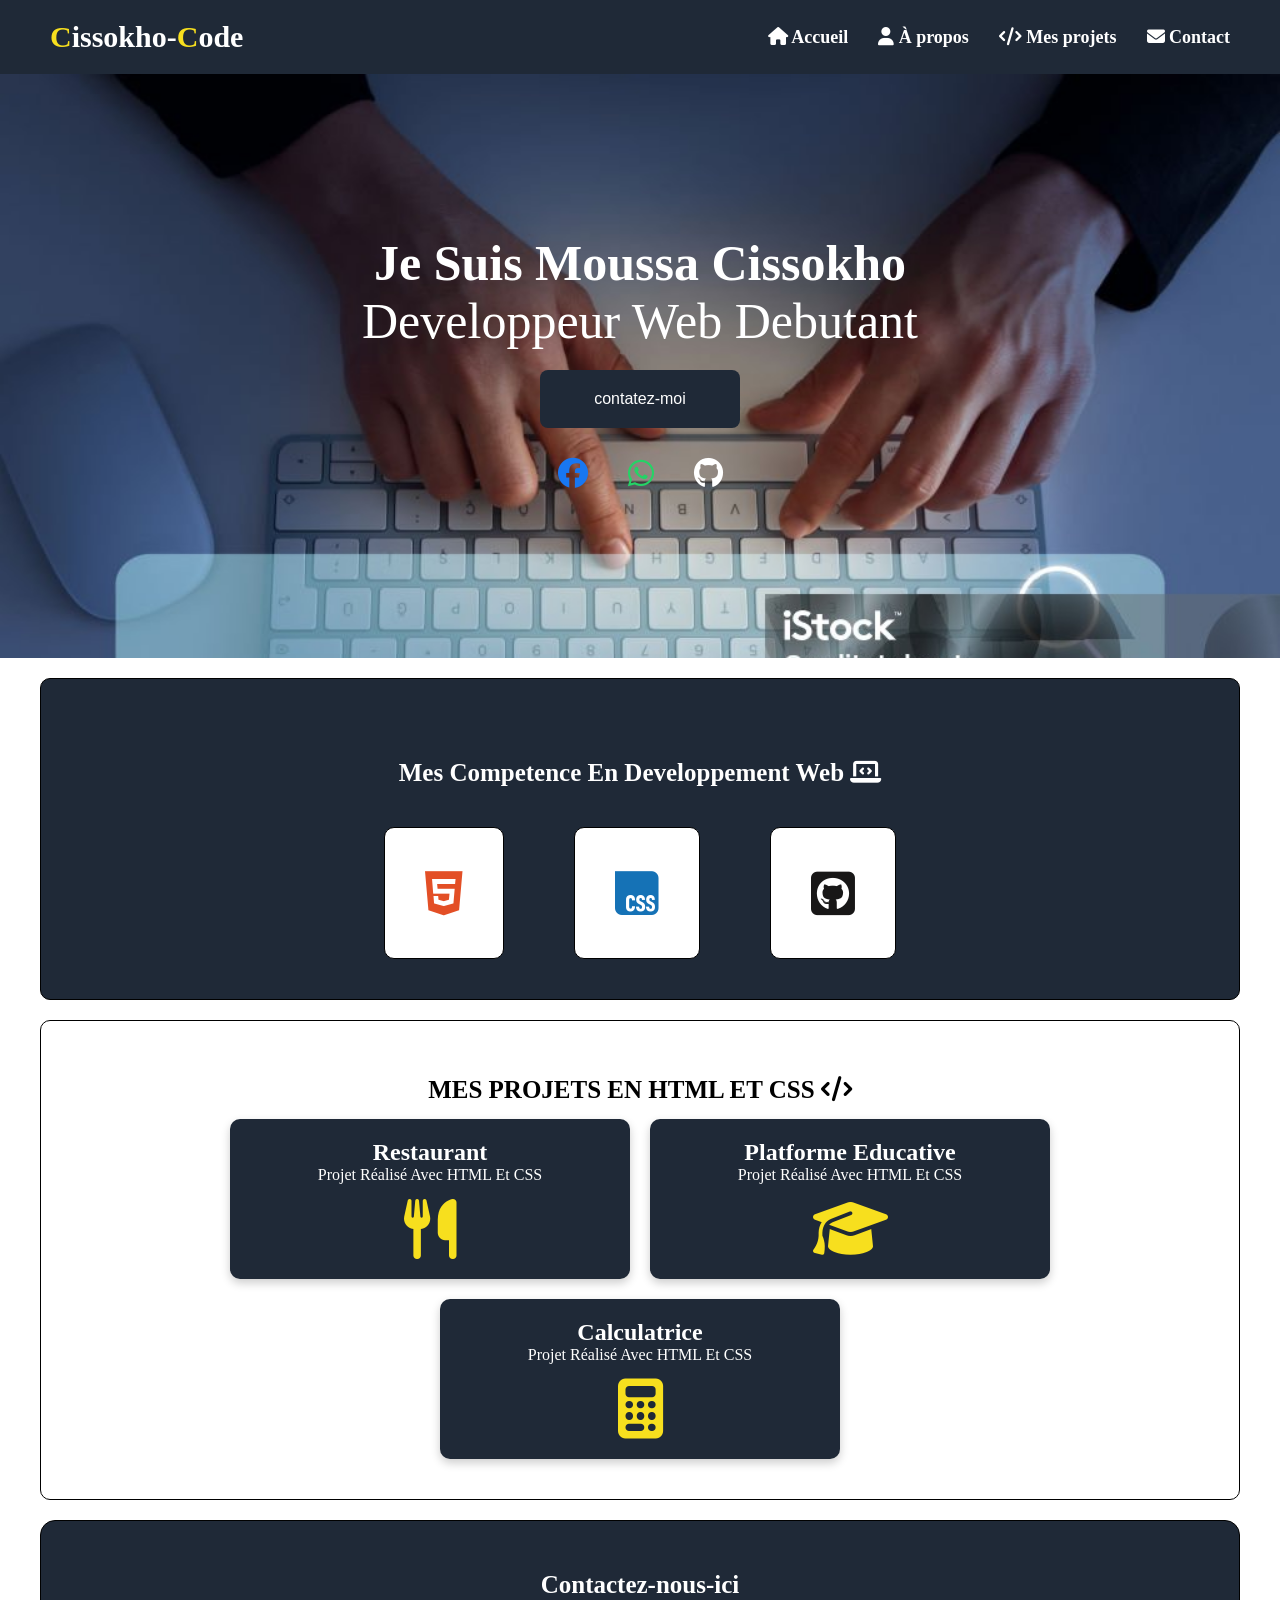
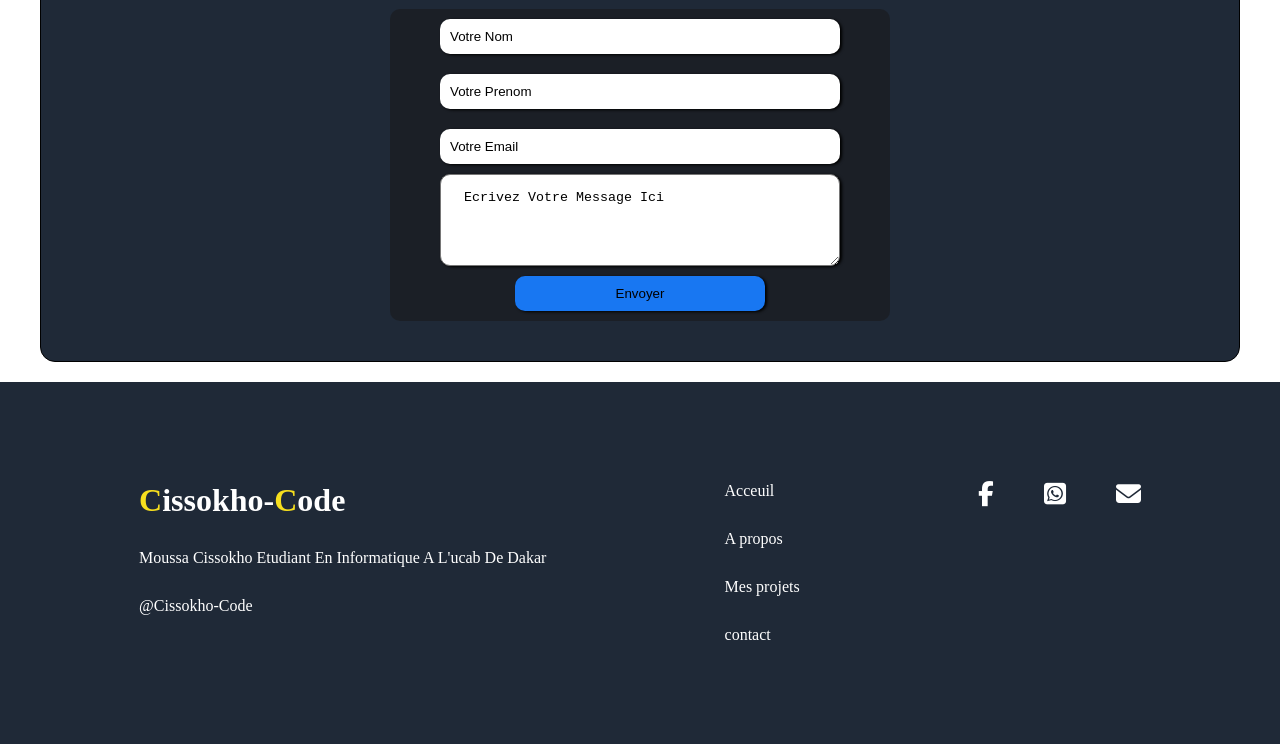
<file: index.html>
<!DOCTYPE html>
<html lang="en">

<head>
    <meta charset="UTF-8">
    <meta name="viewport" content="width=device-width, initial-scale=1.0">
    <title>Portfolio</title>
    <link rel="stylesheet" href="style.css">
    <link rel="stylesheet" href="https://cdnjs.cloudflare.com/ajax/libs/font-awesome/6.7.2/css/all.min.css">
</head>

<body>
    <header>
        <div class="menu">
            <h1><span>C</span>issokho-<span>C</span>ode</h1>
            <nav>
                <ul>
                <li>
                    <a href="#Acceuil">
                        <i class="fa-solid fa-house"></i> Accueil
                    </a>
                </li>
                
                <li>
                    <a href="#A-propos">
                        <i class="fa-solid fa-user"></i> À propos
                    </a>
                </li>
                
                <li>
                    <a href="#Mes-projets">
                        <i class="fa-solid fa-code"></i> Mes projets
                    </a>
                </li>
                
                <li>
                    <a href="#contact">
                        <i class="fa-solid fa-envelope"></i> Contact
                    </a>
                </li>
                </ul>
            </nav>
        </div>
    </header>
    <main>
    <!-- la section hero -->
    <section id="Acceuil" class="hero">
        <div class="para">
            <h2>je suis moussa cissokho</h2>
            <p>developpeur web debutant</p>
            <button>contatez-moi</button>
        </div>
        <div class="reseaux">
            <i class="fa-brands fa-facebook"></i>
            <i class="fa-brands fa-whatsapp"></i>
            <i class="fa-brands fa-github"></i>
        </div>
    </section>
    <!-- la section competence ou A propos-->
    <section id=" A propos" class="competence">
        <h2>mes competence en developpement web  <i class="fa-solid fa-laptop-code"></i></h2>
        <div class="icone">
            <div class="carte-icone"><i class="fa-brands fa-html5"></i></div>
            <div class="carte-icone"><i class="fa-brands fa-css"></i></div>
            <div class="carte-icone"><i class="fa-brands fa-square-github"></i></div>
        </div>
    </section>
    <!-- la section des mes projets -->
    <section id="Mes projets" class="Mes-projets">
        <h1>Mes projets en html et css <i class="fa-solid fa-code"></i></h1>
        <div class="tous-carte">
            <div class="carte">
                <h2>Restaurant</h2>
                <p>Projet réalisé avec HTML et CSS</p>
                <p>
                    <a href="https://cissokho-code.github.io/ResTo/" target="_blank">
                        <i class="fa-solid fa-utensils"></i>
                    </a>
                </p>
            </div>
            <div class="carte">
                <h2>Platforme Educative</h2>
                <p>Projet réalisé avec HTML et CSS</p>
                <p>
                    <a href="https://cissokho-code.github.io/GROUPE-10/" target="_blank">
                        <i class="fa-solid fa-graduation-cap"></i>
                    </a>
                </p>
            </div>
            <div class="carte">
                <h2>Calculatrice</h2>
                <p>Projet réalisé avec HTML et CSS</p>
                <p>
                    <a href="mes projets/index.html" target="_blank">
                        <i class="fa-solid fa-calculator"></i>
                    </a>
                </p>
            </div>
        </div>



    </section>
    <!-- lq section contact -->
    <section id="contact" class="contact">
        <h2>Contactez-nous-ici</h2>
        <form action="">
            <input type="text" name="nom" placeholder="Votre Nom">
            <input type="text" name="prenom" placeholder="Votre Prenom">
            <input type="email" name="email" placeholder="Votre Email">
            <textarea name="text" id="text" cols="45" rows="4" placeholder=" Ecrivez Votre Message Ici"></textarea>
            <input class="bouton" type="submit" value="Envoyer">
        </form>
    </section>
    </main>
    <footer>
       <div class="tous-les-footer">
        <div class="logo-footer">
            <h1><span>C</span>issokho-<span>C</span>ode</h1>
            <p>
               moussa cissokho etudiant en informatique a l'ucab de dakar
            </p>
            <p>@cissokho-code</p>
        </div>
        <div class="menu-footer">
            <ul>
                <li><a href="#Acceuil">Acceuil</a></li>
                <li><a href="# A propos">A propos</a></li>
                <li><a href="#Mes projets">Mes projets</a></li>
                <li><a href="#contact">contact</a></li>
            </ul>
        </div>
        <div class="reseaux-footer">
            <i class="fa-brands fa-facebook-f"></i>
            <i class="fa-brands fa-square-whatsapp"></i>
            <i class="fa-solid fa-envelope"></i>
        </div>
    </div>
</footer>
</body>

</html>
</file>
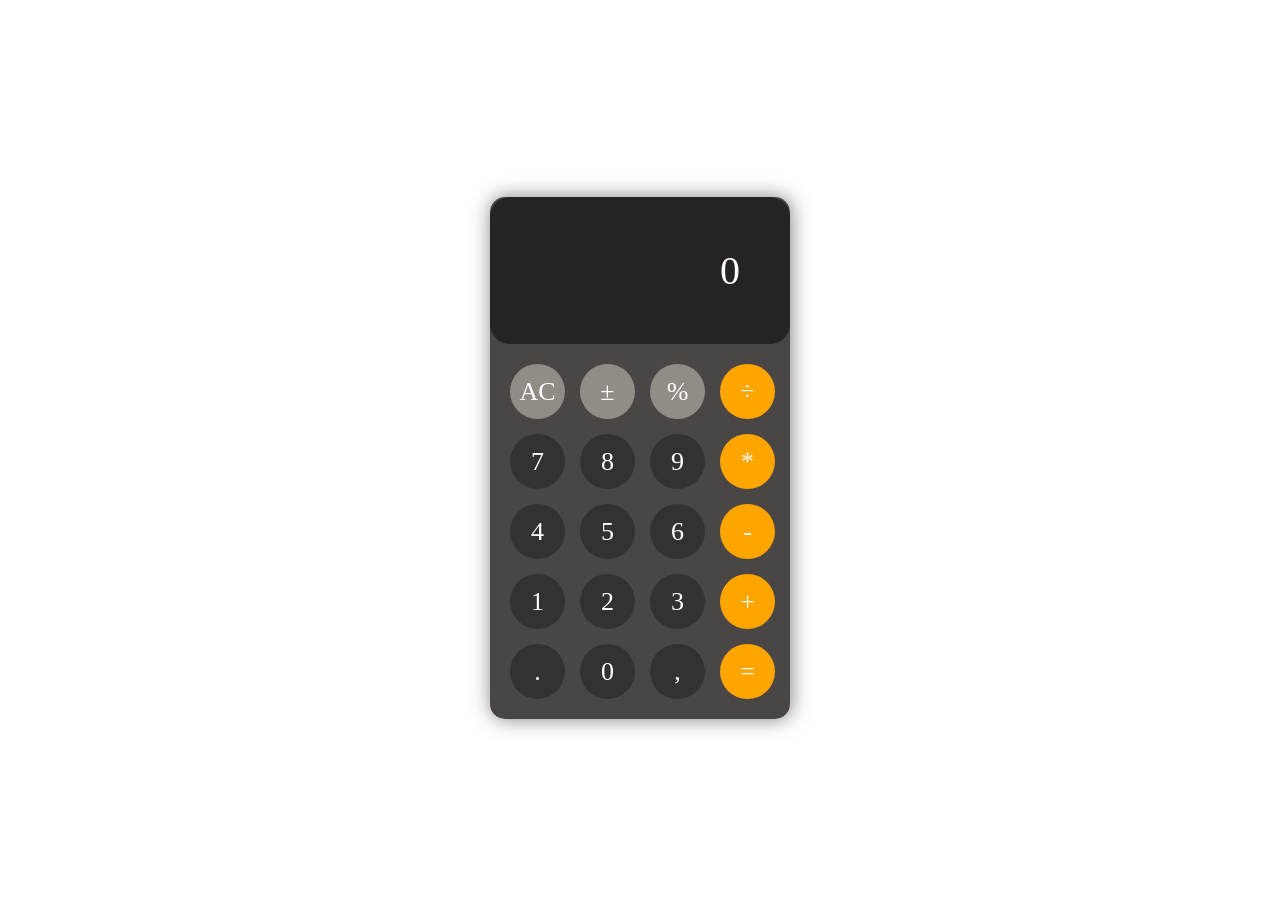
<file: mes projets/index.html>
<!DOCTYPE html>
<html lang="en">

<head>
    <meta charset="UTF-8">
    <meta name="viewport" content="width=device-width, initial-scale=1.0">
    <title>Calculatrice</title>
    <style>
        body {
            display: flex;
            justify-content: center;
            align-items: center;
        }

        .calcul {
            display: flex;
            justify-content: center;
            align-items: center;
            flex-direction: column;
            height: 100vh;
            border-radius: 20px;
        }

        .glob {
            background-color: rgba(30, 24, 24, 0.8);
            width: 300px;
            height: auto;
            border-radius: 15px;
            box-shadow: 1px 0 20px rgba(0, 0, 0, 0.5);


        }

        .ecran {
            padding: 50px;
            background-color: rgba(0, 0, 0, 0.5);
            border-radius: 20px;
            font-size: 40px;
            text-align: right;
            color: white;

        }

        .num {
            display: grid;
            grid-template-columns: 1fr 1fr 1fr 1fr;
            gap: 15px;
            font-size: 26px;
            padding: 20px;
        }

        .num div {
            width: 55px;
            height: 55px;
            line-height: 55px;
            border-radius: 70px;
            text-align: center;
            color: rgb(255, 255, 255);
        }

        .autre-c {
            background-color: rgb(145, 140, 133);
            transition: 1s;
            cursor: pointer;
        }

        .orange {
            background-color: orange;
            transition: 1s;
            cursor: pointer;
        }

        .blanch {
            background-color: rgba(0, 0, 0, 0.3);
            transition: 1s;
            cursor: pointer;
        }

        .autre-c:hover {
            background-color: rgb(0, 0, 0);
        }

        .orange:hover {
            background-color: rgb(255, 255, 255);
            color: black;
        }

        .blanch:hover {
            background-color: rgb(255, 255, 255);
            color: black;
        }
    </style>
</head>

<body>
    <div class="calcul">
        <div class="glob">
            <div class="ecran">0</div>
            <div class="num">
                <div class="autre-c">AC</div>
                <div class="autre-c">±</div>
                <div class="autre-c">%</div>
                <div class="orange">÷</div>
                <div class="blanch">7</div>
                <div class="blanch">8</div>
                <div class="blanch">9</div>
                <div class="orange">*</div>
                <div class="blanch">4</div>
                <div class="blanch">5</div>
                <div class="blanch">6</div>
                <div class="orange">-</div>
                <div class="blanch">1</div>
                <div class="blanch">2</div>
                <div class="blanch">3</div>
                <div class="orange">+</div>
                <div class="blanch">.</div>
                <div class="blanch">0</div>
                <div class="blanch">,</div>
                <div class="orange">=</div>
            </div>
        </div>
    </div>
</body>

</html>
</file>
<file: style.css>
* {
    margin: 0;
    padding: 0;
    box-sizing: border-box;
}


body {
    font-family: serif;
}

header {
    background-color: #1f2937;
    padding: 20px 50px;
}


.menu {
    display: flex;
    justify-content: space-between;
    align-items: center;
}


.menu h1 {
    color: white;
    font-size: 30px;
}

.menu span {
    color: #f7df1e;
}


.menu ul {
    display: flex;
    list-style: none;
    gap: 30px;
}

.menu a {
    text-decoration: none;
    color: white;
    font-size: 18px;
    font-weight: bold;
    transition: 0.3s;
}
.menu a:hover {
    color: #f7df1e;
    background-color: rgba(0, 0, 0,0.2);
}

.hero {
    background-image: url('image/h3.jpg');
    background-size: cover;
    background-repeat: no-repeat;
    display: flex;
    justify-content: center;
    align-items: center;
    flex-direction: column;
    padding: 150px;
}

.para {
    padding: 10px;
    display: flex;
    justify-content: center;
    align-items: center;
    flex-direction: column;
}

.para h2,
.para p {
    color: white;
    font-size: 50px;
    text-transform: capitalize;
}

.para button {
    width: 200px;
    padding: 20px;
    margin-top: 20px;
    border: none;
    border-radius: 8px;
    background-color: #1f2937;
    color: #ffffff;
    font-size: 16px;
    transition: 0.5s;
}

.para button:hover {
    background-color: #f7df1e;
    color: #000;
}

.reseaux {
    display: flex;
    gap: 40px;
    padding: 20px;
}

.fa-facebook {
    color: #1877f2;
    font-size: 30px;
    transition: 0.3s;
}

.fa-whatsapp {
    color: #25d366;
    font-size: 30px;
    transition: 0.3s;
}


.fa-github {
    font-size: 30px;
    color: #ffffff;
    transition: 0.3s;
}

.fa-facebook:hover {
    color: #f7df1e;
    transform: scale(2.2);
}

.fa-whatsapp:hover {
    color: #f7df1e;
    transform: scale(2.2);
}

.fa-github:hover {
    color: #f7df1e;
    transform: scale(2.2);
}

/* section competence */
.competence {
    display: flex;
    justify-content: center;
    align-items: center;
    flex-direction: column;
    border: 1px solid;
    padding: 40px;
    margin: 20px 40px;
    border-radius: 10px;
    background-color: #1f2937;
}

.competence h2 {
    font-size: 25px;
    color: #ffffff;
    padding: 40px;
    margin-top: 0;
    text-transform: capitalize;

}

.icone {
    display: flex;
    justify-content: center;
    align-items: center;
    flex-wrap: wrap;
    gap: 70px;

}

.carte-icone {
    background-color: #ffffff;
    padding: 40px;
    display: flex;
    border: 1px solid;
    border-radius: 10px;
    transition: 0.4s;
}

.carte-icone:hover {
    transform: scale(1.1);
}

.fa-html5 {
    font-size: 50px;
    color: #E34F26;
}

.fa-css {
    color: #1572B6;
    font-size: 50px;
}

.fa-square-github {
    color: #181717;
    font-size: 50px;
}

/* lq pqrtie du mes projets */

.Mes-projets {
    padding: 50px 20px;
    text-align: center;
    border: 1px solid;
    padding: 40px;
    margin: 20px 40px;
    border-radius: 10px;
}

.Mes-projets h1 {
    padding: 15px;
    font-size: 25px;
    text-transform: uppercase;
    color: #000;
}

.tous-carte {
    display: flex;
    justify-content: center;
    flex-wrap: wrap;
    gap: 20px;
}

.carte {
    width: 400px;
    padding: 20px;
    border-radius: 10px;
    background-color: #1f2937;
    color: white;
    box-shadow: 0 4px 10px rgba(0, 0, 0, 0.2);
}

.carte i {
    font-size: 60px;
    color: #f7df1e;
    margin-top: 15px;
    cursor: pointer;
    transition: 0.3s;
}

.carte i:hover {
    transform: scale(1.1);
    color: #ffffff;
}

/* la partie contact */
.contact {
    display: flex;
    justify-content: center;
    align-items: center;
    padding: 20px;
    background-color: #1f2937;
    flex-direction: column;
    border: 1px solid;
    padding: 40px;
    margin: 20px 40px;
    border-radius: 15px;
}

.contact h2 {
    font-size: 25px;
    color: #ffffff;
    padding: 10px;
}

form {
    display: flex;
    justify-content: center;
    align-items: center;
    flex-direction: column;
    width: 500px;
    background-color: rgba(24, 23, 23, 0.5);
    border-radius: 10px;
}

input {
    padding: 10px;
    width: 80%;
    border: none;
    border-radius: 10px;
    margin: 10px 0;
    box-shadow: 2px 1px 3px;

}

textarea {
    border-radius: 10px;
    box-shadow: 2px 1px 3px;
    padding: 15px;
    width: 80%;
}

.bouton {
    width: 50%;
    border: none;
    box-shadow: 2px 1px 3px;
    background-color: #1877f2;
    cursor: pointer;
    transition: 0.3s;
}

.bouton:hover {
    background-color: #f7df1e;
}

::placeholder {
    color: black;

}

/* la partie footer */
.tous-les-footer {
    display: flex;
    justify-content: space-around;
    flex-wrap: wrap;
    gap: 100px;
    background-color: #1f2937;
    padding: 100px;
}

.logo-footer {
    display: flex;
    flex-direction: column;
    gap: 30px;
}

.logo-footer h1,
p {
    color: #ffffff;
    text-transform: capitalize;

}

.logo-footer span {
    color: #f7df1e;
}

.menu-footer {
    display: flex;
    flex-direction: column;
    gap: 20px;
}

.menu-footer ul {
    display: flex;
    flex-direction: column;
    gap: 30px;
    list-style: none;
}

.menu-footer a {
    color: #ffffff;
    text-decoration: none;
    font-size: 16px;
}

.menu-footer a:hover {
    color: #f7df1e;
}

.reseaux-footer {
    display: flex;
    flex-wrap: wrap;
    gap: 50px;
}

.reseaux-footer i {
    color: #ffffff;
    font-size: 25px;
    transition: 0.3s;
}

.reseaux-footer i:hover {
    transform: scale(1.1);
    color: #f7df1e;
}

/* la pqrtie responsive en mobile */
@media screen and (max-width:576px) {
    body {
        display: flex;
        flex-direction: column;
        flex-wrap: wrap;
        width: 100%;
    }

    /* menu du responsive */
    .menu {
        /* display: flex; */
        flex-direction: column;
        flex-wrap: wrap;
    }

    .menu h1 {
        padding: 10px;
    }

    .menu ul {
        /* display: flex; */
        flex-wrap: wrap;
        flex-direction: column;
    }

    .menu a {
        font-size: 16px;
    }

    /* hero du responsive */
    .hero {
        background-image: url('image/h1.jpg');
        background-size: cover;
        background-repeat: no-repeat;
        display: flex;
        flex-direction: column;
        flex-wrap: wrap;
        gap: 10px;
        padding: 50px 20px;

    }

    .para h2 {
        font-size: 28px;
        text-align: center;
    }

    .para p {
        font-size: 18px;
        text-align: center;
    }

    /* la partie competence du responsive ,Mes-projets contact*/
    .competence,
    .Mes-projets,
    .contact {
        width: 90%;
        margin: auto;
        margin-top: 10px;
    }

    .carte {
        width: 100%;
    }

    .competence h2 {
        font-size: 16px;
    }

    .icone,
    .tous-carte {
        display: flex;
        flex-direction: column;
        flex-wrap: wrap;
    }

    form {
        width: 100%;
    }

    input,
    textarea {
        width: 90%;
    }

    /* .bouton {
        width: 90%;
    } */
    input[type="submit"]{
        width: 100%;
        font-size: 12px;
    }

    /* la partie footer du responsive */
    .tous-les-footer {
        display: flex;
        flex-direction: column;
        width: 100%;
        padding: 30px;
        margin-top: 10px;

    }

}
</file>
